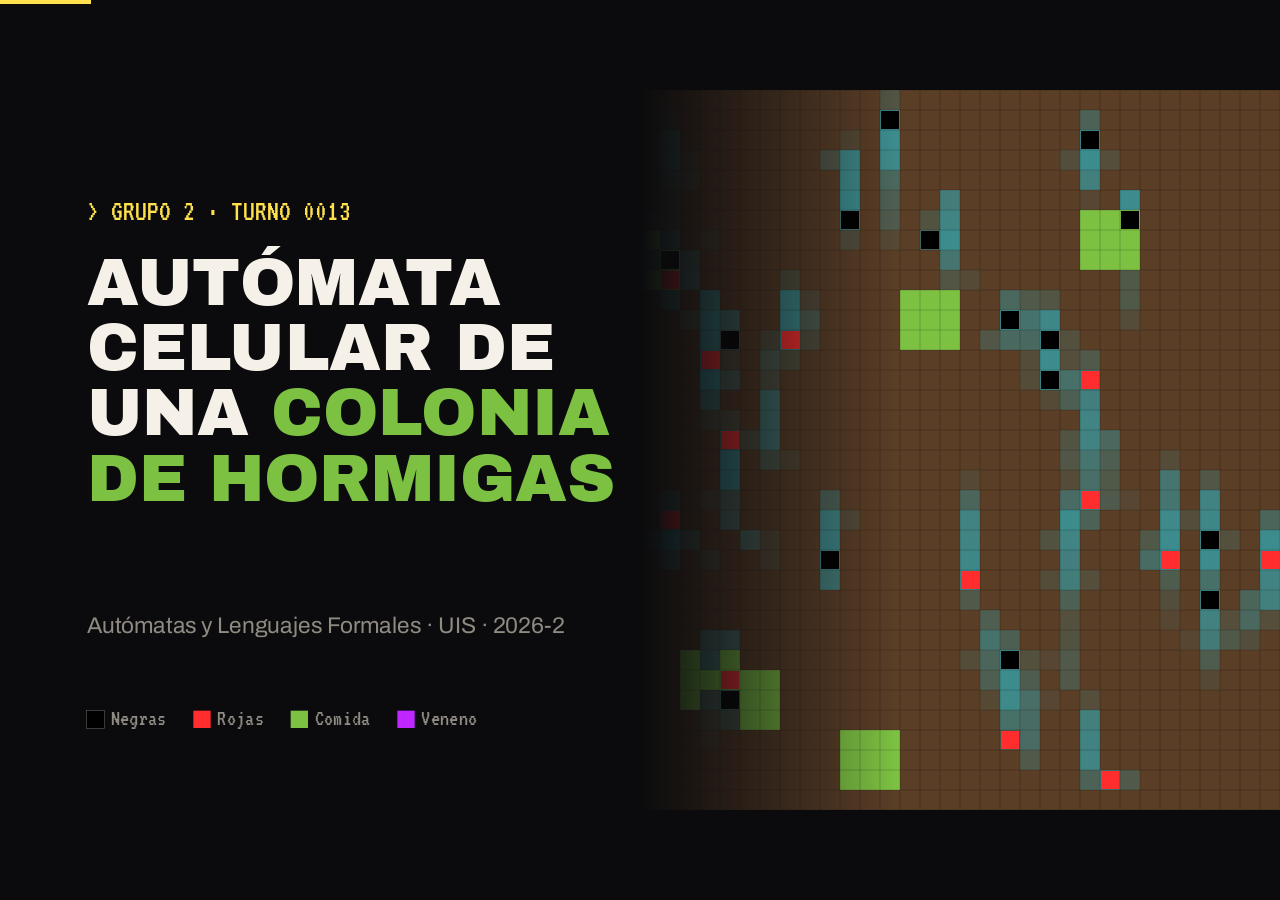
<file: Presentaciones/introduccion y formalizacion.html>
<!DOCTYPE html>
<html lang="es"><head><meta charset="utf-8"><meta name="viewport" content="width=device-width,initial-scale=1">
<title>Autómata Celular de Colonia de Hormigas — Grupo 2</title>
<link rel="preconnect" href="https://fonts.googleapis.com">
<link href="https://fonts.googleapis.com/css2?family=Archivo+Black&family=Archivo:wght@400;600;700&family=VT323&display=swap" rel="stylesheet">
<style>
/* === VIEWPORT BASE: fixed 1920x1080 stage scaled to fit === */
*{margin:0;padding:0;box-sizing:border-box}
html,body{width:100%;height:100%;overflow:hidden;background:var(--letterbox,#000)}
.viewport{position:fixed;inset:0;display:flex;align-items:center;justify-content:center}
.stage{position:absolute;left:50%;top:50%;width:1920px;height:1080px;transform-origin:center center;overflow:hidden}
.slide{position:absolute;inset:0;visibility:hidden;opacity:0;pointer-events:none;transition:opacity .6s ease}
.slide.active{visibility:visible;opacity:1;pointer-events:auto}
@media (prefers-reduced-motion:reduce){*,*::before,*::after{animation-duration:.01ms!important;animation-iteration-count:1!important;transition-duration:.01ms!important}}


/* === TEMA === */
:root{--letterbox:#0b0b0d;--bg:#0b0b0d;--panel:#141417;--line:#2a2a30;--wh:#f5f1e8;--mut:#8f8b82;
  --g:#7cc142;--red:#ff2d2d;--yel:#ffe14d;--cy:#22d3ee;--pink:#ff5fa2;--vio:#c026ff;--soil:#5a3e26}
.slide{background:var(--bg);color:var(--wh);font-family:'Archivo',sans-serif}
.mono{font-family:'VT323',monospace}.blk{font-family:'Archivo Black',sans-serif;text-transform:uppercase;font-weight:400}
.abs{position:absolute}
/* === CROMO === */
.chip{position:absolute;left:130px;top:90px;font-family:'VT323',monospace;font-size:38px}
.count{position:absolute;right:120px;top:90px;font-family:'VT323',monospace;font-size:38px;color:var(--mut)}
.strip{position:absolute;left:0;right:0;bottom:0;height:12px;display:flex}.strip i{flex:1}
.ttl{position:absolute;left:130px;top:150px;font-family:'Archivo Black',sans-serif;font-size:80px;line-height:1;text-transform:uppercase}
.sub{font-size:32px;line-height:1.4;color:#d9d4c9}
.dim{color:var(--mut)}
/* === ENTRADAS === */
.slide.active .r{animation:rin .7s both}
.slide.active .r1{animation-delay:.05s}.slide.active .r2{animation-delay:.18s}.slide.active .r3{animation-delay:.32s}
.slide.active .r4{animation-delay:.46s}.slide.active .r5{animation-delay:.6s}.slide.active .r6{animation-delay:.74s}.slide.active .r7{animation-delay:.88s}
@keyframes rin{from{opacity:0;transform:translateY(26px)}to{opacity:1;transform:none}}
canvas{display:block;image-rendering:pixelated}
/* === 03 TUPLA ANOTADA === */
.tuple{display:flex;gap:0;align-items:flex-end}
.tuple .s{position:relative;font-family:'VT323',monospace;font-size:230px;line-height:.8;color:var(--yel);padding:0 18px}
.tuple .p{font-family:'VT323',monospace;font-size:230px;line-height:.8;color:#5c5a54}
.ann{position:absolute;width:250px}
.ann .k{font-family:'Archivo Black',sans-serif;font-size:30px;text-transform:uppercase;color:var(--yel)}
.ann .d{font-size:26px;line-height:1.3;color:#d9d4c9;margin-top:6px}
.ann::before{content:"";position:absolute;left:0;top:-46px;width:2px;height:36px;background:var(--yel)}
/* === 04 PALETA === */
.swatch{position:relative}
.swatch .c{height:180px;outline:1px solid #ffffff1a}
.swatch .n{position:absolute;left:14px;top:8px;font-family:'VT323',monospace;font-size:46px}
.swatch .t{font-size:26px;margin-top:12px;line-height:1.15}
/* === 06 CAMINO === */
.road{position:absolute;left:130px;right:130px;top:380px;height:120px;display:flex;gap:6px}
.road i{flex:1;background:#1d1d22}
.slide.active .road i.lit{animation:lit 4s linear infinite}
@keyframes lit{0%,8%{background:#1d1d22}20%,85%{background:var(--c)}100%{background:#1d1d22}}
.ant{position:absolute;top:410px;width:60px;height:60px;background:#000;outline:3px solid var(--g);left:310px}
.slide.active .ant{animation:walk 4s linear infinite}
@keyframes walk{0%{left:1550px}85%{left:310px}100%{left:310px}}
.flow{display:flex;align-items:center;gap:26px}
.flow .node{border-left:6px solid var(--g);padding:6px 0 6px 24px}
.flow .node b{display:block;font-family:'Archivo Black',sans-serif;font-weight:400;font-size:32px;text-transform:uppercase}
.flow .node span{font-size:28px;color:#d9d4c9}
.flow .ar{font-family:'VT323',monospace;font-size:64px;color:var(--mut)}
/* === 07 BARRA DE EMBOSCADA === */
.hp{height:70px;border:3px solid var(--cy);padding:6px;display:flex;gap:10px}
.hp i{flex:1;background:var(--cy)}
/* === 09 TENSOR 3D === */
.iso{position:absolute;left:170px;top:470px;width:520px;height:520px;perspective:2200px}
.iso .ly{position:absolute;left:0;top:0;width:360px;height:360px;transform-origin:center;opacity:.92;
  background-image:linear-gradient(#0002 2px,transparent 2px),linear-gradient(90deg,#0002 2px,transparent 2px);background-size:35px 35px;border:2px solid #ffffff55}
.slide.active .iso .ly{animation:stack 1s both}
@keyframes stack{from{opacity:0;margin-top:-60px}to{opacity:.92;margin-top:0}}
.buf{width:300px;height:190px;border:3px solid;display:flex;flex-direction:column;align-items:center;justify-content:center}
.slide.active .swapA{animation:swapA 3s ease-in-out infinite}.slide.active .swapB{animation:swapB 3s ease-in-out infinite}
@keyframes swapA{0%,40%{transform:none}50%,90%{transform:translateX(400px)}100%{transform:none}}
@keyframes swapB{0%,40%{transform:none}50%,90%{transform:translateX(-400px)}100%{transform:none}}
/* === 12 MAQUETA === */
.win{position:absolute;left:130px;top:300px;width:1660px;height:640px;border:3px solid #33333b;background:#101013;display:flex}
.win .bar{position:absolute;left:0;right:0;top:0;height:48px;background:#1b1b20;display:flex;align-items:center;gap:12px;padding-left:20px}
.win .bar i{width:16px;height:16px;border-radius:50%}
.tool{display:flex;align-items:center;gap:14px;font-size:26px;padding:8px 0}
.tool b{width:30px;height:30px;outline:1px solid #ffffff30}
/* === 13 TUBERÍA === */
.pipe{position:absolute;left:130px;right:130px;top:470px;height:6px;background:#2a2a30}
.slide.active .pipe::after{content:"";position:absolute;left:0;top:0;height:6px;width:0;background:var(--yel);animation:fill 2.4s .3s ease-out forwards}
@keyframes fill{to{width:100%}}
.pnode{position:absolute;top:438px;width:300px}
.pnode .dot{width:70px;height:70px;border:6px solid;background:var(--bg)}
.pnode b{display:block;margin-top:28px;font-family:'Archivo Black',sans-serif;font-weight:400;font-size:34px;text-transform:uppercase}
.pnode span{display:block;margin-top:10px;font-size:27px;line-height:1.35;color:#d9d4c9;width:280px}
/* === EDICIÓN Y NAVEGACIÓN === */
.edit-on [contenteditable=true]{outline:2px dashed #ffe14d66;outline-offset:4px}
.progress{position:fixed;left:0;top:0;height:4px;background:var(--yel);z-index:9;transition:width .4s}
.hint{position:fixed;left:12px;top:10px;font:14px 'Archivo',sans-serif;color:#777;z-index:9;opacity:0;transition:opacity .3s}.hint.show{opacity:1}

</style></head>
<body><div class="progress"></div><div class="hint">Modo edición · clic en un texto para cambiarlo · Ctrl+S guarda · Esc sale</div>
<div class="viewport"><div class="stage">
<section class="slide" data-n="1">
<canvas data-anim="sim" data-cell="30" class="abs" style="right:0;top:0;width:960px;height:1080px" width="960" height="1080"></canvas>
<div class="abs" style="right:0;top:0;width:960px;height:1080px;background:linear-gradient(90deg,var(--bg) 0,#0b0b0d00 40%)"></div>
<div class="mono r r1 abs" style="left:130px;top:160px;font-size:44px;color:var(--yel)">&gt; GRUPO 2 · TURNO <span data-tick>0001</span></div>
<h1 class="r r2 abs blk" style="left:130px;top:240px;width:900px;font-size:100px;line-height:.98">Autómata celular de una <span style="color:var(--g)">colonia de hormigas</span></h1>
<div class="r r3 abs sub dim" style="left:130px;top:780px;font-size:34px">Autómatas y Lenguajes Formales · UIS · 2026-2</div>
<div class="mono r r4 abs" style="left:130px;bottom:120px;display:flex;gap:40px;font-size:34px;color:var(--mut)">
<span><b style="display:inline-block;width:26px;height:26px;background:#000;outline:1px solid #555;vertical-align:-4px;margin-right:10px"></b>Negras</span>
<span><b style="display:inline-block;width:26px;height:26px;background:#ff2d2d;vertical-align:-4px;margin-right:10px"></b>Rojas</span>
<span><b style="display:inline-block;width:26px;height:26px;background:#7cc142;vertical-align:-4px;margin-right:10px"></b>Comida</span>
<span><b style="display:inline-block;width:26px;height:26px;background:#c026ff;vertical-align:-4px;margin-right:10px"></b>Veneno</span></div>
</section><section class="slide" data-n="2"><div class="chip r r1" style="color:#ffe14d">&gt; GRUPO 2</div><div class="count">02/14</div><div class="strip"><i style="background:#5a3e26"></i><i style="background:#5a3e26"></i><i style="background:#5a3e26"></i><i style="background:#c026ff"></i><i style="background:#000"></i><i style="background:#7cc142"></i><i style="background:#7cc142"></i><i style="background:#ff2d2d"></i><i style="background:#5a3e26"></i><i style="background:#000"></i><i style="background:#22d3ee"></i><i style="background:#22d3ee"></i><i style="background:#c026ff"></i><i style="background:#b89b62"></i><i style="background:#7cc142"></i><i style="background:#5a3e26"></i><i style="background:#5a3e26"></i><i style="background:#c026ff"></i><i style="background:#b89b62"></i><i style="background:#c026ff"></i><i style="background:#22d3ee"></i><i style="background:#22d3ee"></i><i style="background:#000"></i><i style="background:#000"></i><i style="background:#ff2d2d"></i><i style="background:#ff2d2d"></i><i style="background:#5a3e26"></i><i style="background:#000"></i><i style="background:#c026ff"></i><i style="background:#000"></i><i style="background:#000"></i><i style="background:#c026ff"></i><i style="background:#000"></i><i style="background:#b89b62"></i><i style="background:#22d3ee"></i><i style="background:#c026ff"></i><i style="background:#c026ff"></i><i style="background:#c026ff"></i><i style="background:#b89b62"></i><i style="background:#000"></i><i style="background:#22d3ee"></i><i style="background:#b89b62"></i><i style="background:#ff2d2d"></i><i style="background:#b89b62"></i><i style="background:#7cc142"></i><i style="background:#b89b62"></i><i style="background:#c026ff"></i><i style="background:#b89b62"></i></div>
<div class="r r1 abs sub" style="left:130px;top:150px;width:1500px;font-size:38px">Un simulador "Modo Dios" donde dos colonias compiten por sobrevivir.</div>
<div class="r r2 abs" style="left:130px;top:280px;width:560px;height:175px;display:grid;grid-template-columns:repeat(16,1fr);gap:4px"><i style="display:block;background:#ff2d2d"></i><i style="display:block;background:#7cc142"></i><i style="display:block;background:#ff2d2d"></i><i style="display:block;background:#ff2d2d"></i><i style="display:block;background:#7cc142"></i><i style="display:block;background:#22d3ee"></i><i style="display:block;background:#5a3e26"></i><i style="display:block;background:#5a3e26"></i><i style="display:block;background:#7cc142"></i><i style="display:block;background:#ff2d2d"></i><i style="display:block;background:#22d3ee"></i><i style="display:block;background:#5a3e26"></i><i style="display:block;background:#5a3e26"></i><i style="display:block;background:#ff2d2d"></i><i style="display:block;background:#5a3e26"></i><i style="display:block;background:#5a3e26"></i><i style="display:block;background:#5a3e26"></i><i style="display:block;background:#7cc142"></i><i style="display:block;background:#5a3e26"></i><i style="display:block;background:#22d3ee"></i><i style="display:block;background:#000"></i><i style="display:block;background:#ff2d2d"></i><i style="display:block;background:#22d3ee"></i><i style="display:block;background:#5a3e26"></i><i style="display:block;background:#22d3ee"></i><i style="display:block;background:#5a3e26"></i><i style="display:block;background:#7cc142"></i><i style="display:block;background:#5a3e26"></i><i style="display:block;background:#5a3e26"></i><i style="display:block;background:#5a3e26"></i><i style="display:block;background:#5a3e26"></i><i style="display:block;background:#5a3e26"></i><i style="display:block;background:#22d3ee"></i><i style="display:block;background:#5a3e26"></i><i style="display:block;background:#ff2d2d"></i><i style="display:block;background:#5a3e26"></i><i style="display:block;background:#ff2d2d"></i><i style="display:block;background:#22d3ee"></i><i style="display:block;background:#5a3e26"></i><i style="display:block;background:#7cc142"></i><i style="display:block;background:#5a3e26"></i><i style="display:block;background:#5a3e26"></i><i style="display:block;background:#ff2d2d"></i><i style="display:block;background:#5a3e26"></i><i style="display:block;background:#5a3e26"></i><i style="display:block;background:#ff2d2d"></i><i style="display:block;background:#5a3e26"></i><i style="display:block;background:#000"></i><i style="display:block;background:#7cc142"></i><i style="display:block;background:#5a3e26"></i><i style="display:block;background:#5a3e26"></i><i style="display:block;background:#5a3e26"></i><i style="display:block;background:#5a3e26"></i><i style="display:block;background:#7cc142"></i><i style="display:block;background:#5a3e26"></i><i style="display:block;background:#5a3e26"></i><i style="display:block;background:#5a3e26"></i><i style="display:block;background:#22d3ee"></i><i style="display:block;background:#5a3e26"></i><i style="display:block;background:#000"></i><i style="display:block;background:#5a3e26"></i><i style="display:block;background:#5a3e26"></i><i style="display:block;background:#000"></i><i style="display:block;background:#5a3e26"></i><i style="display:block;background:#5a3e26"></i><i style="display:block;background:#5a3e26"></i><i style="display:block;background:#5a3e26"></i><i style="display:block;background:#5a3e26"></i><i style="display:block;background:#5a3e26"></i><i style="display:block;background:#ff2d2d"></i><i style="display:block;background:#000"></i><i style="display:block;background:#000"></i><i style="display:block;background:#000"></i><i style="display:block;background:#5a3e26"></i><i style="display:block;background:#22d3ee"></i><i style="display:block;background:#5a3e26"></i><i style="display:block;background:#5a3e26"></i><i style="display:block;background:#5a3e26"></i><i style="display:block;background:#5a3e26"></i><i style="display:block;background:#5a3e26"></i></div>
<div class="r r2 abs blk" style="left:760px;top:285px;font-size:120px;line-height:1"><span style="color:var(--g)">250.000</span> celdas</div>
<div class="r r3 abs" style="left:130px;top:500px;width:560px;height:175px;display:grid;grid-template-columns:repeat(8,1fr);gap:4px"><i style="display:block;background:#5a3e26"></i><i style="display:block;background:#b89b62"></i><i style="display:block;background:#2f2f35"></i><i style="display:block;background:#7cc142"></i><i style="display:block;background:#c026ff"></i><i style="display:block;background:#a8a29e"></i><i style="display:block;background:#15151b"></i><i style="display:block;background:#ffd23f"></i><i style="display:block;background:#000000"></i><i style="display:block;background:#3d3d6b"></i><i style="display:block;background:#6e1010"></i><i style="display:block;background:#ff5fa2"></i><i style="display:block;background:#ff2d2d"></i><i style="display:block;background:#ffa07a"></i><i style="display:block;background:#4e342e"></i><i style="display:block;background:#22d3ee"></i></div>
<div class="r r3 abs blk" style="left:760px;top:505px;font-size:120px;line-height:1"><span style="color:var(--yel)">16</span> estados</div>
<div class="r r4 abs" style="left:130px;top:720px;width:560px;height:175px;display:grid;grid-template-rows:repeat(5,1fr);gap:6px"><i style="display:block;height:100%;background:linear-gradient(90deg,#38bdf8,#38bdf800)"></i><i style="display:block;height:100%;background:linear-gradient(90deg,#ffe14d,#ffe14d00)"></i><i style="display:block;height:100%;background:linear-gradient(90deg,#f472b6,#f472b600)"></i><i style="display:block;height:100%;background:linear-gradient(90deg,#a3e635,#a3e63500)"></i><i style="display:block;height:100%;background:linear-gradient(90deg,#fb923c,#fb923c00)"></i></div>
<div class="r r4 abs blk" style="left:760px;top:725px;font-size:120px;line-height:1"><span style="color:var(--cy)">5</span> olores</div>
<div class="r r5 abs mono dim" style="left:760px;top:860px;font-size:34px">cada turno, todas las celdas cambian a la vez según sus vecinas</div>
</section><section class="slide" data-n="3"><div class="chip r r1" style="color:#ffe14d">&gt; DOCUMENTACIÓN</div><div class="count">03/14</div><div class="strip"><i style="background:#ff2d2d"></i><i style="background:#000"></i><i style="background:#c026ff"></i><i style="background:#b89b62"></i><i style="background:#5a3e26"></i><i style="background:#5a3e26"></i><i style="background:#b89b62"></i><i style="background:#7cc142"></i><i style="background:#ff2d2d"></i><i style="background:#ff2d2d"></i><i style="background:#b89b62"></i><i style="background:#b89b62"></i><i style="background:#22d3ee"></i><i style="background:#000"></i><i style="background:#ff2d2d"></i><i style="background:#000"></i><i style="background:#22d3ee"></i><i style="background:#5a3e26"></i><i style="background:#5a3e26"></i><i style="background:#000"></i><i style="background:#5a3e26"></i><i style="background:#7cc142"></i><i style="background:#5a3e26"></i><i style="background:#7cc142"></i><i style="background:#b89b62"></i><i style="background:#22d3ee"></i><i style="background:#22d3ee"></i><i style="background:#22d3ee"></i><i style="background:#b89b62"></i><i style="background:#000"></i><i style="background:#c026ff"></i><i style="background:#5a3e26"></i><i style="background:#5a3e26"></i><i style="background:#000"></i><i style="background:#b89b62"></i><i style="background:#ff2d2d"></i><i style="background:#7cc142"></i><i style="background:#22d3ee"></i><i style="background:#7cc142"></i><i style="background:#22d3ee"></i><i style="background:#22d3ee"></i><i style="background:#c026ff"></i><i style="background:#22d3ee"></i><i style="background:#ff2d2d"></i><i style="background:#c026ff"></i><i style="background:#5a3e26"></i><i style="background:#7cc142"></i><i style="background:#000"></i></div>
<div class="ttl r r1">El modelo formal</div>
<div class="r r2 abs mono" style="left:130px;top:270px;font-size:72px;color:var(--wh)">A = ( 𝓛, Σ, 𝓠, ℰ, 𝓝, δ )</div>
<div class="r r2 abs sub dim" style="left:130px;top:360px;width:1500px">Autómata celular estocástico multicapa con memoria auxiliar.</div>
<div class="abs" style="left:130px;right:130px;top:480px;display:flex;gap:26px"><div class="r r2" style="flex:1;border-left:3px solid #ffe14d55;padding-left:22px"><div class="mono" style="font-size:150px;line-height:.9;color:var(--yel)">𝓛</div><div class="blk" style="font-size:30px;color:var(--yel);margin-top:18px">Retícula</div><div class="sub" style="font-size:27px;margin-top:8px">500 × 500, borde cerrado</div></div><div class="r r2" style="flex:1;border-left:3px solid #ffe14d55;padding-left:22px"><div class="mono" style="font-size:150px;line-height:.9;color:var(--yel)">Σ</div><div class="blk" style="font-size:30px;color:var(--yel);margin-top:18px">Estados</div><div class="sub" style="font-size:27px;margin-top:8px">16 estados de la capa 0</div></div><div class="r r3" style="flex:1;border-left:3px solid #ffe14d55;padding-left:22px"><div class="mono" style="font-size:150px;line-height:.9;color:var(--yel)">𝓠</div><div class="blk" style="font-size:30px;color:var(--yel);margin-top:18px">Tensor</div><div class="sub" style="font-size:27px;margin-top:8px">física + 5 capas químicas</div></div><div class="r r3" style="flex:1;border-left:3px solid #ffe14d55;padding-left:22px"><div class="mono" style="font-size:150px;line-height:.9;color:var(--yel)">ℰ</div><div class="blk" style="font-size:30px;color:var(--yel);margin-top:18px">Memoria</div><div class="sub" style="font-size:27px;margin-top:8px">carga, pasos, rumbo, reservas</div></div><div class="r r4" style="flex:1;border-left:3px solid #ffe14d55;padding-left:22px"><div class="mono" style="font-size:150px;line-height:.9;color:var(--yel)">𝓝</div><div class="blk" style="font-size:30px;color:var(--yel);margin-top:18px">Vecindades</div><div class="sub" style="font-size:27px;margin-top:8px">Moore y Von Neumann</div></div><div class="r r4" style="flex:1;border-left:3px solid #ffe14d55;padding-left:22px"><div class="mono" style="font-size:150px;line-height:.9;color:var(--yel)">δ</div><div class="blk" style="font-size:30px;color:var(--yel);margin-top:18px">Transición</div><div class="sub" style="font-size:27px;margin-top:8px">química + biología</div></div></div>
</section><section class="slide" data-n="4"><div class="chip r r1" style="color:#ffe14d">&gt; DOCUMENTACIÓN</div><div class="count">04/14</div><div class="strip"><i style="background:#ff2d2d"></i><i style="background:#7cc142"></i><i style="background:#5a3e26"></i><i style="background:#22d3ee"></i><i style="background:#b89b62"></i><i style="background:#000"></i><i style="background:#5a3e26"></i><i style="background:#5a3e26"></i><i style="background:#5a3e26"></i><i style="background:#22d3ee"></i><i style="background:#7cc142"></i><i style="background:#5a3e26"></i><i style="background:#ff2d2d"></i><i style="background:#c026ff"></i><i style="background:#7cc142"></i><i style="background:#000"></i><i style="background:#5a3e26"></i><i style="background:#7cc142"></i><i style="background:#ff2d2d"></i><i style="background:#5a3e26"></i><i style="background:#7cc142"></i><i style="background:#7cc142"></i><i style="background:#ff2d2d"></i><i style="background:#000"></i><i style="background:#7cc142"></i><i style="background:#7cc142"></i><i style="background:#c026ff"></i><i style="background:#5a3e26"></i><i style="background:#c026ff"></i><i style="background:#22d3ee"></i><i style="background:#ff2d2d"></i><i style="background:#000"></i><i style="background:#ff2d2d"></i><i style="background:#b89b62"></i><i style="background:#7cc142"></i><i style="background:#5a3e26"></i><i style="background:#7cc142"></i><i style="background:#5a3e26"></i><i style="background:#7cc142"></i><i style="background:#7cc142"></i><i style="background:#ff2d2d"></i><i style="background:#22d3ee"></i><i style="background:#22d3ee"></i><i style="background:#7cc142"></i><i style="background:#22d3ee"></i><i style="background:#b89b62"></i><i style="background:#000"></i><i style="background:#ff2d2d"></i></div>
<div class="ttl r r1">16 estados</div>
<div class="r r2 abs sub" style="left:130px;top:250px;width:1300px">Cada celda tiene exactamente uno. Son los colores que se ven en el simulador.</div>
<div class="r r3 abs" style="left:130px;right:130px;top:370px;display:grid;grid-template-columns:repeat(8,1fr);gap:14px"><div class="swatch"><div class="c" style="background:#5a3e26"></div><div class="n" style="color:#f5f1e8">00</div><div class="t">Vacío</div></div><div class="swatch"><div class="c" style="background:#b89b62"></div><div class="n" style="color:#0b0b0d">01</div><div class="t">Arena seca</div></div><div class="swatch"><div class="c" style="background:#2f2f35"></div><div class="n" style="color:#f5f1e8">02</div><div class="t">Muro</div></div><div class="swatch"><div class="c" style="background:#7cc142"></div><div class="n" style="color:#0b0b0d">03</div><div class="t">Comida</div></div><div class="swatch"><div class="c" style="background:#c026ff"></div><div class="n" style="color:#f5f1e8">04</div><div class="t">Veneno</div></div><div class="swatch"><div class="c" style="background:#a8a29e"></div><div class="n" style="color:#0b0b0d">05</div><div class="t">Cadáver</div></div><div class="swatch"><div class="c" style="background:#15151b"></div><div class="n" style="color:#f5f1e8">06</div><div class="t">Nido negro</div></div><div class="swatch"><div class="c" style="background:#ffd23f"></div><div class="n" style="color:#0b0b0d">07</div><div class="t">Reina negra</div></div></div>
<div class="r r4 abs" style="left:130px;right:130px;top:650px;display:grid;grid-template-columns:repeat(8,1fr);gap:14px"><div class="swatch"><div class="c" style="background:#000000"></div><div class="n" style="color:#f5f1e8">08</div><div class="t">Obrera negra</div></div><div class="swatch"><div class="c" style="background:#3d3d6b"></div><div class="n" style="color:#f5f1e8">09</div><div class="t">Soldado negro</div></div><div class="swatch"><div class="c" style="background:#6e1010"></div><div class="n" style="color:#f5f1e8">10</div><div class="t">Nido rojo</div></div><div class="swatch"><div class="c" style="background:#ff5fa2"></div><div class="n" style="color:#0b0b0d">11</div><div class="t">Reina roja</div></div><div class="swatch"><div class="c" style="background:#ff2d2d"></div><div class="n" style="color:#0b0b0d">12</div><div class="t">Obrera roja</div></div><div class="swatch"><div class="c" style="background:#ffa07a"></div><div class="n" style="color:#0b0b0d">13</div><div class="t">Soldado rojo</div></div><div class="swatch"><div class="c" style="background:#4e342e"></div><div class="n" style="color:#f5f1e8">14</div><div class="t">Basurero</div></div><div class="swatch"><div class="c" style="background:#22d3ee"></div><div class="n" style="color:#0b0b0d">15</div><div class="t">Araña</div></div></div>
<div class="mono r r5 abs dim" style="left:130px;top:940px;font-size:30px">TERRENO 0–2 · OBJETOS 3–5 · COLONIA NEGRA 6–9 · COLONIA ROJA 10–13 · NEUTRALES 14–15</div>
</section><section class="slide" data-n="5"><div class="chip r r1" style="color:#ffe14d">&gt; DOCUMENTACIÓN</div><div class="count">05/14</div><div class="strip"><i style="background:#7cc142"></i><i style="background:#c026ff"></i><i style="background:#5a3e26"></i><i style="background:#b89b62"></i><i style="background:#ff2d2d"></i><i style="background:#5a3e26"></i><i style="background:#000"></i><i style="background:#5a3e26"></i><i style="background:#c026ff"></i><i style="background:#b89b62"></i><i style="background:#ff2d2d"></i><i style="background:#22d3ee"></i><i style="background:#5a3e26"></i><i style="background:#ff2d2d"></i><i style="background:#5a3e26"></i><i style="background:#ff2d2d"></i><i style="background:#22d3ee"></i><i style="background:#7cc142"></i><i style="background:#000"></i><i style="background:#22d3ee"></i><i style="background:#000"></i><i style="background:#5a3e26"></i><i style="background:#000"></i><i style="background:#b89b62"></i><i style="background:#000"></i><i style="background:#000"></i><i style="background:#5a3e26"></i><i style="background:#5a3e26"></i><i style="background:#ff2d2d"></i><i style="background:#ff2d2d"></i><i style="background:#000"></i><i style="background:#000"></i><i style="background:#7cc142"></i><i style="background:#c026ff"></i><i style="background:#ff2d2d"></i><i style="background:#ff2d2d"></i><i style="background:#000"></i><i style="background:#ff2d2d"></i><i style="background:#22d3ee"></i><i style="background:#7cc142"></i><i style="background:#5a3e26"></i><i style="background:#c026ff"></i><i style="background:#22d3ee"></i><i style="background:#000"></i><i style="background:#000"></i><i style="background:#7cc142"></i><i style="background:#5a3e26"></i><i style="background:#c026ff"></i></div>
<div class="ttl r r1">Vecindades y memoria</div>
<div class="r r2 abs" style="left:130px;top:300px"><div style="display:grid;grid-template-columns:repeat(5,78px);gap:7px"><i style="display:block;width:78px;height:78px;background:#1d1d22"></i><i style="display:block;width:78px;height:78px;background:#1d1d22"></i><i style="display:block;width:78px;height:78px;background:#1d1d22"></i><i style="display:block;width:78px;height:78px;background:#1d1d22"></i><i style="display:block;width:78px;height:78px;background:#1d1d22"></i><i style="display:block;width:78px;height:78px;background:#1d1d22"></i><i style="display:block;width:78px;height:78px;background:var(--g)"></i><i style="display:block;width:78px;height:78px;background:var(--g)"></i><i style="display:block;width:78px;height:78px;background:var(--g)"></i><i style="display:block;width:78px;height:78px;background:#1d1d22"></i><i style="display:block;width:78px;height:78px;background:#1d1d22"></i><i style="display:block;width:78px;height:78px;background:var(--g)"></i><i style="display:block;width:78px;height:78px;background:var(--wh)"></i><i style="display:block;width:78px;height:78px;background:var(--g)"></i><i style="display:block;width:78px;height:78px;background:#1d1d22"></i><i style="display:block;width:78px;height:78px;background:#1d1d22"></i><i style="display:block;width:78px;height:78px;background:var(--g)"></i><i style="display:block;width:78px;height:78px;background:var(--g)"></i><i style="display:block;width:78px;height:78px;background:var(--g)"></i><i style="display:block;width:78px;height:78px;background:#1d1d22"></i><i style="display:block;width:78px;height:78px;background:#1d1d22"></i><i style="display:block;width:78px;height:78px;background:#1d1d22"></i><i style="display:block;width:78px;height:78px;background:#1d1d22"></i><i style="display:block;width:78px;height:78px;background:#1d1d22"></i><i style="display:block;width:78px;height:78px;background:#1d1d22"></i></div><div class="blk" style="font-size:36px;margin-top:26px;color:var(--g)">Moore · 8</div><div class="sub" style="font-size:27px">moverse, pelear, comer, nacer</div></div>
<div class="r r3 abs" style="left:620px;top:300px"><div style="display:grid;grid-template-columns:repeat(5,78px);gap:7px"><i style="display:block;width:78px;height:78px;background:#1d1d22"></i><i style="display:block;width:78px;height:78px;background:#1d1d22"></i><i style="display:block;width:78px;height:78px;background:#1d1d22"></i><i style="display:block;width:78px;height:78px;background:#1d1d22"></i><i style="display:block;width:78px;height:78px;background:#1d1d22"></i><i style="display:block;width:78px;height:78px;background:#1d1d22"></i><i style="display:block;width:78px;height:78px;background:#1d1d22"></i><i style="display:block;width:78px;height:78px;background:var(--cy)"></i><i style="display:block;width:78px;height:78px;background:#1d1d22"></i><i style="display:block;width:78px;height:78px;background:#1d1d22"></i><i style="display:block;width:78px;height:78px;background:#1d1d22"></i><i style="display:block;width:78px;height:78px;background:var(--cy)"></i><i style="display:block;width:78px;height:78px;background:var(--wh)"></i><i style="display:block;width:78px;height:78px;background:var(--cy)"></i><i style="display:block;width:78px;height:78px;background:#1d1d22"></i><i style="display:block;width:78px;height:78px;background:#1d1d22"></i><i style="display:block;width:78px;height:78px;background:#1d1d22"></i><i style="display:block;width:78px;height:78px;background:var(--cy)"></i><i style="display:block;width:78px;height:78px;background:#1d1d22"></i><i style="display:block;width:78px;height:78px;background:#1d1d22"></i><i style="display:block;width:78px;height:78px;background:#1d1d22"></i><i style="display:block;width:78px;height:78px;background:#1d1d22"></i><i style="display:block;width:78px;height:78px;background:#1d1d22"></i><i style="display:block;width:78px;height:78px;background:#1d1d22"></i><i style="display:block;width:78px;height:78px;background:#1d1d22"></i></div><div class="blk" style="font-size:36px;margin-top:26px;color:var(--cy)">Von Neumann · 4</div><div class="sub" style="font-size:27px">esparcir los olores</div></div>
<div class="r r4 abs" style="left:1130px;top:290px;width:660px;border:3px solid var(--yel);background:#121214;padding:34px 40px">
 <div style="display:flex;gap:32px;align-items:center">
  <div style="width:170px;height:170px;background:#000;padding:16px;display:grid;grid-template-columns:repeat(9,1fr);grid-template-rows:repeat(9,1fr)"><i style="display:block;background:transparent"></i><i style="display:block;background:transparent"></i><i style="display:block;background:#f5f1e8"></i><i style="display:block;background:transparent"></i><i style="display:block;background:transparent"></i><i style="display:block;background:transparent"></i><i style="display:block;background:#f5f1e8"></i><i style="display:block;background:transparent"></i><i style="display:block;background:transparent"></i><i style="display:block;background:transparent"></i><i style="display:block;background:transparent"></i><i style="display:block;background:transparent"></i><i style="display:block;background:#f5f1e8"></i><i style="display:block;background:transparent"></i><i style="display:block;background:#f5f1e8"></i><i style="display:block;background:transparent"></i><i style="display:block;background:transparent"></i><i style="display:block;background:transparent"></i><i style="display:block;background:transparent"></i><i style="display:block;background:transparent"></i><i style="display:block;background:#f5f1e8"></i><i style="display:block;background:#f5f1e8"></i><i style="display:block;background:#f5f1e8"></i><i style="display:block;background:#f5f1e8"></i><i style="display:block;background:#f5f1e8"></i><i style="display:block;background:transparent"></i><i style="display:block;background:transparent"></i><i style="display:block;background:transparent"></i><i style="display:block;background:#f5f1e8"></i><i style="display:block;background:transparent"></i><i style="display:block;background:#f5f1e8"></i><i style="display:block;background:#f5f1e8"></i><i style="display:block;background:#f5f1e8"></i><i style="display:block;background:transparent"></i><i style="display:block;background:#f5f1e8"></i><i style="display:block;background:transparent"></i><i style="display:block;background:#f5f1e8"></i><i style="display:block;background:transparent"></i><i style="display:block;background:transparent"></i><i style="display:block;background:#f5f1e8"></i><i style="display:block;background:#f5f1e8"></i><i style="display:block;background:#f5f1e8"></i><i style="display:block;background:transparent"></i><i style="display:block;background:transparent"></i><i style="display:block;background:#f5f1e8"></i><i style="display:block;background:transparent"></i><i style="display:block;background:#f5f1e8"></i><i style="display:block;background:transparent"></i><i style="display:block;background:#f5f1e8"></i><i style="display:block;background:#f5f1e8"></i><i style="display:block;background:#f5f1e8"></i><i style="display:block;background:transparent"></i><i style="display:block;background:#f5f1e8"></i><i style="display:block;background:transparent"></i><i style="display:block;background:transparent"></i><i style="display:block;background:transparent"></i><i style="display:block;background:#f5f1e8"></i><i style="display:block;background:#f5f1e8"></i><i style="display:block;background:#f5f1e8"></i><i style="display:block;background:#f5f1e8"></i><i style="display:block;background:#f5f1e8"></i><i style="display:block;background:transparent"></i><i style="display:block;background:transparent"></i><i style="display:block;background:transparent"></i><i style="display:block;background:#f5f1e8"></i><i style="display:block;background:transparent"></i><i style="display:block;background:#f5f1e8"></i><i style="display:block;background:#f5f1e8"></i><i style="display:block;background:#f5f1e8"></i><i style="display:block;background:transparent"></i><i style="display:block;background:#f5f1e8"></i><i style="display:block;background:transparent"></i><i style="display:block;background:#f5f1e8"></i><i style="display:block;background:transparent"></i><i style="display:block;background:transparent"></i><i style="display:block;background:transparent"></i><i style="display:block;background:transparent"></i><i style="display:block;background:transparent"></i><i style="display:block;background:transparent"></i><i style="display:block;background:transparent"></i><i style="display:block;background:#f5f1e8"></i></div>
  <div><div class="mono" style="font-size:32px;color:var(--yel)">MEMORIA AUXILIAR</div><div class="blk" style="font-size:40px">Obrera negra</div><div class="mono dim" style="font-size:30px">estado 08</div></div></div>
 <div style="margin-top:22px"><div style="display:flex;justify-content:space-between;border-bottom:2px dashed #2a2a30;padding:10px 0"><span class="mono dim" style="font-size:34px">¿LLEVA COMIDA?</span><span class="mono" style="font-size:38px;color:var(--g)">SÍ</span></div><div style="display:flex;justify-content:space-between;border-bottom:2px dashed #2a2a30;padding:10px 0"><span class="mono dim" style="font-size:34px">PASOS CARGADA</span><span class="mono" style="font-size:38px;color:var(--wh)">12</span></div><div style="display:flex;justify-content:space-between;border-bottom:2px dashed #2a2a30;padding:10px 0"><span class="mono dim" style="font-size:34px">ÚLTIMO RUMBO</span><span class="mono" style="font-size:38px;color:var(--cy)">↗</span></div></div>
 <div class="sub dim" style="font-size:26px;margin-top:18px">La colonia también recuerda sus reservas y sus turnos de hambre.</div></div>
</section><section class="slide" data-n="6"><div class="chip r r1" style="color:#7cc142">&gt; BIOLOGÍA</div><div class="count">06/14</div><div class="strip"><i style="background:#5a3e26"></i><i style="background:#b89b62"></i><i style="background:#7cc142"></i><i style="background:#5a3e26"></i><i style="background:#5a3e26"></i><i style="background:#000"></i><i style="background:#b89b62"></i><i style="background:#c026ff"></i><i style="background:#c026ff"></i><i style="background:#5a3e26"></i><i style="background:#7cc142"></i><i style="background:#b89b62"></i><i style="background:#ff2d2d"></i><i style="background:#22d3ee"></i><i style="background:#5a3e26"></i><i style="background:#ff2d2d"></i><i style="background:#7cc142"></i><i style="background:#5a3e26"></i><i style="background:#22d3ee"></i><i style="background:#c026ff"></i><i style="background:#5a3e26"></i><i style="background:#c026ff"></i><i style="background:#22d3ee"></i><i style="background:#7cc142"></i><i style="background:#b89b62"></i><i style="background:#5a3e26"></i><i style="background:#ff2d2d"></i><i style="background:#7cc142"></i><i style="background:#5a3e26"></i><i style="background:#5a3e26"></i><i style="background:#ff2d2d"></i><i style="background:#c026ff"></i><i style="background:#b89b62"></i><i style="background:#ff2d2d"></i><i style="background:#5a3e26"></i><i style="background:#c026ff"></i><i style="background:#ff2d2d"></i><i style="background:#22d3ee"></i><i style="background:#7cc142"></i><i style="background:#c026ff"></i><i style="background:#5a3e26"></i><i style="background:#5a3e26"></i><i style="background:#ff2d2d"></i><i style="background:#5a3e26"></i><i style="background:#7cc142"></i><i style="background:#7cc142"></i><i style="background:#ff2d2d"></i><i style="background:#22d3ee"></i></div>
<style>.slide.active .walker{animation:walk2 5s linear infinite}@keyframes walk2{0%{left:1530px}90%,100%{left:330px}}
.slide.active .cargo{animation:cargo 5s linear infinite}@keyframes cargo{0%,88%{opacity:1}90%,100%{opacity:0}}</style>
<div class="ttl r r1">Recolección y navegación</div>
<div class="r r2 abs" style="left:130px;top:300px;width:170px;height:200px;background:#15151b;outline:3px solid #555;display:flex;align-items:center;justify-content:center"><div style="width:60px;height:60px;background:#ffd23f"></div></div>
<div class="r r2 abs mono" style="left:130px;top:515px;font-size:34px">NIDO + REINA</div>
<div class="r r2 abs" style="right:130px;top:300px;width:170px;height:200px;background:#7cc142"></div>
<div class="r r2 abs mono" style="right:130px;top:515px;font-size:34px">COMIDA</div>
<div class="r r3 abs" style="left:320px;right:320px;top:350px;height:100px;display:flex;gap:5px;flex-direction:row-reverse"><i style="flex:1;background:rgba(34,211,238,0.86)"></i><i style="flex:1;background:rgba(34,211,238,0.83)"></i><i style="flex:1;background:rgba(34,211,238,0.80)"></i><i style="flex:1;background:rgba(34,211,238,0.77)"></i><i style="flex:1;background:rgba(34,211,238,0.74)"></i><i style="flex:1;background:rgba(34,211,238,0.71)"></i><i style="flex:1;background:rgba(34,211,238,0.67)"></i><i style="flex:1;background:rgba(34,211,238,0.64)"></i><i style="flex:1;background:rgba(34,211,238,0.61)"></i><i style="flex:1;background:rgba(34,211,238,0.58)"></i><i style="flex:1;background:rgba(34,211,238,0.55)"></i><i style="flex:1;background:rgba(34,211,238,0.52)"></i><i style="flex:1;background:rgba(34,211,238,0.49)"></i><i style="flex:1;background:rgba(34,211,238,0.45)"></i><i style="flex:1;background:rgba(34,211,238,0.42)"></i><i style="flex:1;background:rgba(34,211,238,0.39)"></i><i style="flex:1;background:rgba(34,211,238,0.36)"></i><i style="flex:1;background:rgba(34,211,238,0.33)"></i><i style="flex:1;background:rgba(34,211,238,0.30)"></i><i style="flex:1;background:rgba(34,211,238,0.27)"></i><i style="flex:1;background:rgba(34,211,238,0.24)"></i><i style="flex:1;background:rgba(34,211,238,0.20)"></i><i style="flex:1;background:rgba(34,211,238,0.17)"></i><i style="flex:1;background:rgba(34,211,238,0.14)"></i><i style="flex:1;background:rgba(34,211,238,0.12)"></i><i style="flex:1;background:rgba(34,211,238,0.12)"></i></div>
<div class="walker abs" style="top:365px;left:1530px;width:70px;height:70px;background:#000;outline:3px solid var(--wh)"><div class="cargo" style="width:26px;height:26px;background:var(--g);margin:22px"></div></div>
<div class="r r3 abs mono dim" style="left:320px;right:320px;top:470px;font-size:30px;display:flex;justify-content:space-between"><span>30 ← rastro más débil</span><span>rastro más fuerte → 220</span></div>
<div class="r r4 abs" style="left:130px;top:640px;width:520px"><div class="mono" style="font-size:44px;color:var(--g)">01 · COMIDA CERCA</div><div class="sub">A 16 celdas o menos: camino más corto con BFS.</div></div>
<div class="r r5 abs" style="left:700px;top:640px;width:520px"><div class="mono" style="font-size:44px;color:var(--g)">02 · HUELE COMIDA</div><div class="sub">Sigue al vecino que huele más que su celda.</div></div>
<div class="r r6 abs" style="left:1270px;top:640px;width:520px"><div class="mono" style="font-size:44px;color:var(--g)">03 · NO HUELE NADA</div><div class="sub">Explora: 75 % de inercia y evita devolverse.</div></div>
<div class="r r7 abs mono dim" style="left:130px;bottom:60px;font-size:30px">AL ENTREGAR LA COMIDA EN SU NIDO: <span style="color:var(--g)">+20 RESERVAS</span></div>
</section><section class="slide" data-n="7"><div class="chip r r1" style="color:#7cc142">&gt; BIOLOGÍA</div><div class="count">07/14</div><div class="strip"><i style="background:#c026ff"></i><i style="background:#000"></i><i style="background:#22d3ee"></i><i style="background:#5a3e26"></i><i style="background:#5a3e26"></i><i style="background:#5a3e26"></i><i style="background:#c026ff"></i><i style="background:#5a3e26"></i><i style="background:#ff2d2d"></i><i style="background:#5a3e26"></i><i style="background:#5a3e26"></i><i style="background:#22d3ee"></i><i style="background:#22d3ee"></i><i style="background:#5a3e26"></i><i style="background:#ff2d2d"></i><i style="background:#5a3e26"></i><i style="background:#22d3ee"></i><i style="background:#5a3e26"></i><i style="background:#5a3e26"></i><i style="background:#ff2d2d"></i><i style="background:#5a3e26"></i><i style="background:#22d3ee"></i><i style="background:#5a3e26"></i><i style="background:#ff2d2d"></i><i style="background:#5a3e26"></i><i style="background:#000"></i><i style="background:#7cc142"></i><i style="background:#22d3ee"></i><i style="background:#000"></i><i style="background:#5a3e26"></i><i style="background:#7cc142"></i><i style="background:#000"></i><i style="background:#5a3e26"></i><i style="background:#ff2d2d"></i><i style="background:#c026ff"></i><i style="background:#5a3e26"></i><i style="background:#5a3e26"></i><i style="background:#5a3e26"></i><i style="background:#ff2d2d"></i><i style="background:#b89b62"></i><i style="background:#22d3ee"></i><i style="background:#c026ff"></i><i style="background:#b89b62"></i><i style="background:#b89b62"></i><i style="background:#c026ff"></i><i style="background:#7cc142"></i><i style="background:#ff2d2d"></i><i style="background:#000"></i></div>
<style>.slide.active .hp i:nth-child(1){animation:amb1 4s linear infinite}.slide.active .hp i:nth-child(2){animation:amb2 4s linear infinite}.slide.active .hp i:nth-child(3){animation:amb3 4s linear infinite}.slide.active .hp i:nth-child(4){animation:amb4 4s linear infinite}@keyframes amb1{0%,10%{opacity:.15}15%,85%{opacity:1}90%,100%{opacity:.15}}@keyframes amb2{0%,28%{opacity:.15}33%,85%{opacity:1}90%,100%{opacity:.15}}@keyframes amb3{0%,46%{opacity:.15}51%,85%{opacity:1}90%,100%{opacity:.15}}@keyframes amb4{0%,64%{opacity:.15}69%,85%{opacity:1}90%,100%{opacity:.15}}</style>
<div class="ttl r r1">Depredación, combate y peligros</div>
<div class="r r2 abs" style="left:130px;top:300px;width:200px;height:200px;background:#22d3ee"></div>
<div class="r r3 abs" style="left:380px;top:300px;width:1410px">
 <div class="blk" style="font-size:56px">La araña <span class="mono" style="font-size:56px;color:var(--cy)">EMBOSCADA: 4 SOLDADOS</span></div>
 <div class="hp" style="margin-top:22px"><i></i><i></i><i></i><i></i></div>
 <div class="sub" style="margin-top:20px">Caza con radar de 8 casillas y ataca a una presa cercana (35 %). Se mueve con prob. 35 % y muere rodeada por 4 soldados o con veneno.</div></div>
<div class="r r4 abs" style="left:130px;top:650px;width:780px;border-top:6px solid #ffa07a;padding-top:26px">
 <div class="blk" style="font-size:44px">Combate</div><div class="sub" style="margin-top:10px">Toda hormiga que toca un soldado rival muere. Si se tocan dos soldados, <b>mueren los dos</b>.</div></div>
<div class="r r5 abs" style="left:1010px;top:650px;width:780px;border-top:6px solid var(--vio);padding-top:26px">
 <div class="blk" style="font-size:44px">Veneno</div><div class="sub" style="margin-top:10px">Mata con una probabilidad por turno y se expande despacio, con un tope.</div></div>
<div class="r r6 abs mono dim" style="left:130px;bottom:60px;font-size:30px">TODA MUERTE → CADÁVER + ALARMA (ATRAE A LOS SOLDADOS)</div>
</section><section class="slide" data-n="8"><div class="chip r r1" style="color:#7cc142">&gt; BIOLOGÍA</div><div class="count">08/14</div><div class="strip"><i style="background:#ff2d2d"></i><i style="background:#c026ff"></i><i style="background:#22d3ee"></i><i style="background:#000"></i><i style="background:#ff2d2d"></i><i style="background:#5a3e26"></i><i style="background:#5a3e26"></i><i style="background:#000"></i><i style="background:#ff2d2d"></i><i style="background:#ff2d2d"></i><i style="background:#22d3ee"></i><i style="background:#5a3e26"></i><i style="background:#b89b62"></i><i style="background:#b89b62"></i><i style="background:#b89b62"></i><i style="background:#22d3ee"></i><i style="background:#b89b62"></i><i style="background:#ff2d2d"></i><i style="background:#22d3ee"></i><i style="background:#5a3e26"></i><i style="background:#b89b62"></i><i style="background:#ff2d2d"></i><i style="background:#5a3e26"></i><i style="background:#7cc142"></i><i style="background:#22d3ee"></i><i style="background:#b89b62"></i><i style="background:#22d3ee"></i><i style="background:#5a3e26"></i><i style="background:#7cc142"></i><i style="background:#5a3e26"></i><i style="background:#5a3e26"></i><i style="background:#22d3ee"></i><i style="background:#22d3ee"></i><i style="background:#5a3e26"></i><i style="background:#5a3e26"></i><i style="background:#c026ff"></i><i style="background:#ff2d2d"></i><i style="background:#5a3e26"></i><i style="background:#b89b62"></i><i style="background:#ff2d2d"></i><i style="background:#000"></i><i style="background:#5a3e26"></i><i style="background:#5a3e26"></i><i style="background:#b89b62"></i><i style="background:#ff2d2d"></i><i style="background:#000"></i><i style="background:#b89b62"></i><i style="background:#b89b62"></i></div>
<style>.gauge{display:flex;flex-direction:column-reverse;gap:5px;width:160px;height:560px;border:3px solid var(--g);padding:8px}
.gauge i{background:#1d1d22}.slide.active .gauge i:nth-child(1){animation:gz 8s linear infinite;animation-delay:-2.40s}.slide.active .gauge i:nth-child(2){animation:gz 8s linear infinite;animation-delay:-2.30s}.slide.active .gauge i:nth-child(3){animation:gz 8s linear infinite;animation-delay:-2.20s}.slide.active .gauge i:nth-child(4){animation:gz 8s linear infinite;animation-delay:-2.10s}.slide.active .gauge i:nth-child(5){animation:gz 8s linear infinite;animation-delay:-2.00s}.slide.active .gauge i:nth-child(6){animation:gz 8s linear infinite;animation-delay:-1.90s}.slide.active .gauge i:nth-child(7){animation:gz 8s linear infinite;animation-delay:-1.80s}.slide.active .gauge i:nth-child(8){animation:gz 8s linear infinite;animation-delay:-1.70s}.slide.active .gauge i:nth-child(9){animation:gz 8s linear infinite;animation-delay:-1.60s}.slide.active .gauge i:nth-child(10){animation:gz 8s linear infinite;animation-delay:-1.50s}.slide.active .gauge i:nth-child(11){animation:gz 8s linear infinite;animation-delay:-1.40s}.slide.active .gauge i:nth-child(12){animation:gz 8s linear infinite;animation-delay:-1.30s}.slide.active .gauge i:nth-child(13){animation:gz 8s linear infinite;animation-delay:-1.20s}.slide.active .gauge i:nth-child(14){animation:gz 8s linear infinite;animation-delay:-1.10s}.slide.active .gauge i:nth-child(15){animation:gz 8s linear infinite;animation-delay:-1.00s}.slide.active .gauge i:nth-child(16){animation:gz 8s linear infinite;animation-delay:-0.90s}.slide.active .gauge i:nth-child(17){animation:gz 8s linear infinite;animation-delay:-0.80s}.slide.active .gauge i:nth-child(18){animation:gz 8s linear infinite;animation-delay:-0.70s}.slide.active .gauge i:nth-child(19){animation:gz 8s linear infinite;animation-delay:-0.60s}.slide.active .gauge i:nth-child(20){animation:gz 8s linear infinite;animation-delay:-0.50s}.slide.active .gauge i:nth-child(21){animation:gz 8s linear infinite;animation-delay:-0.40s}.slide.active .gauge i:nth-child(22){animation:gz 8s linear infinite;animation-delay:-0.30s}.slide.active .gauge i:nth-child(23){animation:gz 8s linear infinite;animation-delay:-0.20s}.slide.active .gauge i:nth-child(24){animation:gz 8s linear infinite;animation-delay:-0.10s}
@keyframes gz{0%{background:#1d1d22}10%,55%{background:var(--g)}75%,100%{background:#1d1d22}}</style>
<div class="ttl r r1">La colonia</div>
<div class="r r2 abs" style="left:130px;top:300px"><div class="gauge"><i style="flex:1"></i><i style="flex:1"></i><i style="flex:1"></i><i style="flex:1"></i><i style="flex:1"></i><i style="flex:1"></i><i style="flex:1"></i><i style="flex:1"></i><i style="flex:1"></i><i style="flex:1"></i><i style="flex:1"></i><i style="flex:1"></i><i style="flex:1"></i><i style="flex:1"></i><i style="flex:1"></i><i style="flex:1"></i><i style="flex:1"></i><i style="flex:1"></i><i style="flex:1"></i><i style="flex:1"></i><i style="flex:1"></i><i style="flex:1"></i><i style="flex:1"></i><i style="flex:1"></i></div><div class="mono dim" style="font-size:30px;margin-top:12px">RESERVAS</div></div>
<div class="r r3 abs" style="left:380px;top:310px;width:1300px">
 <div style="display:flex;align-items:baseline;gap:24px;margin-bottom:26px"><span class="blk" style="font-size:92px;color:var(--g)">+20</span><span class="sub" style="font-size:38px">por cada comida entregada</span></div>
 <div style="display:flex;align-items:baseline;gap:24px;margin-bottom:26px"><span class="blk" style="font-size:92px;color:var(--red)">−0,2</span><span class="sub" style="font-size:38px">por turno, para mantenerse</span></div>
 <div style="display:flex;align-items:baseline;gap:24px;margin-bottom:26px"><span class="blk" style="font-size:92px;color:var(--yel)">−5</span><span class="sub" style="font-size:38px">por cada hormiga que nace</span></div>
 <div class="sub" style="margin-top:34px;font-size:36px">Nacen 80 % obreras y 20 % soldados, en el nido mientras su reina siga viva. <span style="color:var(--red)">300 turnos sin reservas: la colonia muere.</span></div></div>
</section><section class="slide" data-n="9"><div class="chip r r1" style="color:#22d3ee">&gt; MOTOR Y GPU</div><div class="count">09/14</div><div class="strip"><i style="background:#b89b62"></i><i style="background:#c026ff"></i><i style="background:#7cc142"></i><i style="background:#000"></i><i style="background:#000"></i><i style="background:#5a3e26"></i><i style="background:#c026ff"></i><i style="background:#b89b62"></i><i style="background:#5a3e26"></i><i style="background:#c026ff"></i><i style="background:#5a3e26"></i><i style="background:#22d3ee"></i><i style="background:#000"></i><i style="background:#b89b62"></i><i style="background:#22d3ee"></i><i style="background:#000"></i><i style="background:#000"></i><i style="background:#ff2d2d"></i><i style="background:#5a3e26"></i><i style="background:#5a3e26"></i><i style="background:#000"></i><i style="background:#5a3e26"></i><i style="background:#22d3ee"></i><i style="background:#5a3e26"></i><i style="background:#7cc142"></i><i style="background:#ff2d2d"></i><i style="background:#ff2d2d"></i><i style="background:#22d3ee"></i><i style="background:#5a3e26"></i><i style="background:#7cc142"></i><i style="background:#ff2d2d"></i><i style="background:#22d3ee"></i><i style="background:#7cc142"></i><i style="background:#c026ff"></i><i style="background:#5a3e26"></i><i style="background:#ff2d2d"></i><i style="background:#5a3e26"></i><i style="background:#22d3ee"></i><i style="background:#5a3e26"></i><i style="background:#22d3ee"></i><i style="background:#b89b62"></i><i style="background:#000"></i><i style="background:#5a3e26"></i><i style="background:#ff2d2d"></i><i style="background:#22d3ee"></i><i style="background:#5a3e26"></i><i style="background:#5a3e26"></i><i style="background:#5a3e26"></i></div>
<div class="ttl r r1">El tensor y el doble búfer</div>
<div class="iso"><div class="ly" style="background-color:#fb923c;transform:rotateX(58deg) rotateZ(-42deg) translateZ(240px);animation-delay:0.60s"></div><div class="ly" style="background-color:#a3e635;transform:rotateX(58deg) rotateZ(-42deg) translateZ(192px);animation-delay:0.48s"></div><div class="ly" style="background-color:#f472b6;transform:rotateX(58deg) rotateZ(-42deg) translateZ(144px);animation-delay:0.36s"></div><div class="ly" style="background-color:#ffe14d;transform:rotateX(58deg) rotateZ(-42deg) translateZ(96px);animation-delay:0.24s"></div><div class="ly" style="background-color:#38bdf8;transform:rotateX(58deg) rotateZ(-42deg) translateZ(48px);animation-delay:0.12s"></div><div class="ly" style="background-color:#5a3e26;transform:rotateX(58deg) rotateZ(-42deg) translateZ(0px);animation-delay:0.00s"></div></div>
<div class="r r3 abs" style="left:130px;top:930px"><div class="mono" style="font-size:40px;color:var(--cy)">500 × 500 × 6 · uint8</div></div>
<div class="r r3 abs" style="left:720px;top:330px"><div class="mono" style="font-size:30px;margin-bottom:14px"><span style="color:#fb923c">■</span> CAPA 5 · <span style="color:#d9d4c9">Reclutamiento</span></div><div class="mono" style="font-size:30px;margin-bottom:14px"><span style="color:#a3e635">■</span> CAPA 4 · <span style="color:#d9d4c9">Necroferomonas</span></div><div class="mono" style="font-size:30px;margin-bottom:14px"><span style="color:#f472b6">■</span> CAPA 3 · <span style="color:#d9d4c9">Feromona real</span></div><div class="mono" style="font-size:30px;margin-bottom:14px"><span style="color:#ffe14d">■</span> CAPA 2 · <span style="color:#d9d4c9">Alarma</span></div><div class="mono" style="font-size:30px;margin-bottom:14px"><span style="color:#38bdf8">■</span> CAPA 1 · <span style="color:#d9d4c9">Rastro de comida</span></div><div class="mono" style="font-size:30px;margin-bottom:14px"><span style="color:#5a3e26">■</span> CAPA 0 · <span style="color:#d9d4c9">Física</span></div></div>
<div class="r r4 abs" style="left:1230px;top:330px;width:560px">
 <div class="mono" style="font-size:34px;color:var(--cy)">DOBLE BÚFER</div>
 <div style="position:relative;height:200px;margin-top:20px">
  <div class="buf swapA abs" style="left:0;top:0;width:160px;height:190px;border-color:var(--cy)"><div class="blk" style="font-size:26px">Lee</div><div class="mono dim" style="font-size:28px">t</div></div>
  <div class="buf swapB abs" style="left:400px;top:0;width:160px;height:190px;border-color:var(--g)"><div class="blk" style="font-size:26px">Escribe</div><div class="mono dim" style="font-size:28px">t + 1</div></div></div>
 <div class="sub" style="margin-top:30px">Se lee de una matriz y se escribe en la otra; al final del turno se intercambian. Todo cambia a la vez.</div></div>
</section><section class="slide" data-n="10"><div class="chip r r1" style="color:#22d3ee">&gt; MOTOR Y GPU</div><div class="count">10/14</div><div class="strip"><i style="background:#5a3e26"></i><i style="background:#22d3ee"></i><i style="background:#b89b62"></i><i style="background:#5a3e26"></i><i style="background:#ff2d2d"></i><i style="background:#b89b62"></i><i style="background:#b89b62"></i><i style="background:#7cc142"></i><i style="background:#000"></i><i style="background:#5a3e26"></i><i style="background:#b89b62"></i><i style="background:#c026ff"></i><i style="background:#5a3e26"></i><i style="background:#ff2d2d"></i><i style="background:#c026ff"></i><i style="background:#5a3e26"></i><i style="background:#22d3ee"></i><i style="background:#000"></i><i style="background:#c026ff"></i><i style="background:#22d3ee"></i><i style="background:#22d3ee"></i><i style="background:#7cc142"></i><i style="background:#7cc142"></i><i style="background:#b89b62"></i><i style="background:#000"></i><i style="background:#7cc142"></i><i style="background:#c026ff"></i><i style="background:#000"></i><i style="background:#b89b62"></i><i style="background:#ff2d2d"></i><i style="background:#b89b62"></i><i style="background:#22d3ee"></i><i style="background:#5a3e26"></i><i style="background:#5a3e26"></i><i style="background:#ff2d2d"></i><i style="background:#000"></i><i style="background:#ff2d2d"></i><i style="background:#7cc142"></i><i style="background:#c026ff"></i><i style="background:#ff2d2d"></i><i style="background:#c026ff"></i><i style="background:#b89b62"></i><i style="background:#22d3ee"></i><i style="background:#b89b62"></i><i style="background:#5a3e26"></i><i style="background:#c026ff"></i><i style="background:#000"></i><i style="background:#ff2d2d"></i></div>
<div class="ttl r r1">De la CPU a la GPU</div>
<div class="r r2 abs" style="left:130px;top:300px">
 <div class="blk" style="font-size:52px">NumPy <span class="mono dim" style="font-size:40px">CPU</span></div>
 <canvas data-anim="scan" class="abs" style="left:0;top:90px;width:600px;height:400px" width="600" height="400"></canvas></div>
<div class="r r2 abs mono" style="left:830px;top:520px;font-size:90px;color:var(--mut)">→</div>
<div class="r r3 abs" style="left:1060px;top:300px">
 <div class="blk" style="font-size:52px;color:var(--cy)">CuPy <span class="mono dim" style="font-size:40px">GPU · CUDA</span></div>
 <canvas data-anim="par" class="abs" style="left:0;top:90px;width:600px;height:400px" width="600" height="400"></canvas></div>
<div class="r r4 abs sub" style="left:130px;top:830px;width:600px">Operaciones vectorizadas en CPU (ejecución secuencial).</div>
<div class="r r5 abs sub" style="left:1060px;top:830px;width:730px">Miles de núcleos a la vez, con máscaras booleanas sobre toda la matriz.</div>
</section><section class="slide" data-n="11"><div class="chip r r1" style="color:#22d3ee">&gt; MOTOR Y GPU</div><div class="count">11/14</div><div class="strip"><i style="background:#b89b62"></i><i style="background:#b89b62"></i><i style="background:#b89b62"></i><i style="background:#ff2d2d"></i><i style="background:#000"></i><i style="background:#b89b62"></i><i style="background:#000"></i><i style="background:#5a3e26"></i><i style="background:#b89b62"></i><i style="background:#7cc142"></i><i style="background:#000"></i><i style="background:#5a3e26"></i><i style="background:#5a3e26"></i><i style="background:#22d3ee"></i><i style="background:#b89b62"></i><i style="background:#000"></i><i style="background:#5a3e26"></i><i style="background:#5a3e26"></i><i style="background:#5a3e26"></i><i style="background:#5a3e26"></i><i style="background:#ff2d2d"></i><i style="background:#ff2d2d"></i><i style="background:#5a3e26"></i><i style="background:#b89b62"></i><i style="background:#c026ff"></i><i style="background:#b89b62"></i><i style="background:#ff2d2d"></i><i style="background:#ff2d2d"></i><i style="background:#7cc142"></i><i style="background:#b89b62"></i><i style="background:#5a3e26"></i><i style="background:#5a3e26"></i><i style="background:#b89b62"></i><i style="background:#7cc142"></i><i style="background:#22d3ee"></i><i style="background:#5a3e26"></i><i style="background:#7cc142"></i><i style="background:#c026ff"></i><i style="background:#ff2d2d"></i><i style="background:#7cc142"></i><i style="background:#5a3e26"></i><i style="background:#5a3e26"></i><i style="background:#5a3e26"></i><i style="background:#22d3ee"></i><i style="background:#5a3e26"></i><i style="background:#7cc142"></i><i style="background:#22d3ee"></i><i style="background:#5a3e26"></i></div>
<div class="ttl r r1">Química y rutas</div>
<canvas data-anim="diff" class="r r2 abs" style="left:130px;top:290px;width:720px;height:640px" width="720" height="640"></canvas>
<div class="r r3 abs" style="left:950px;top:300px;width:840px">
 <div class="mono" style="font-size:40px;color:var(--cy)">01 · EVAPORACIÓN</div>
 <div class="sub">Cada olor pierde 2 unidades por turno mediante tabla precalculada (LUT).</div></div>
<div class="r r4 abs" style="left:950px;top:470px;width:840px">
 <div class="mono" style="font-size:40px;color:var(--cy)">02 · DIFUSIÓN EN CRUZ</div>
 <div class="sub">Cada celda toma el máximo entre su olor y el de sus 4 vecinas menos una pérdida. El muro lo bloquea.</div></div>
<div class="r r5 abs" style="left:950px;top:680px;width:840px">
 <div class="mono" style="font-size:40px;color:var(--cy)">03 · RUTAS CON BFS</div>
 <div class="sub">Búsqueda en anchura: distancia más corta a la comida o al nido, rodeando muros.</div></div>
<div class="r r6 abs mono dim" style="left:130px;top:950px;font-size:28px">← difusión real: una fuente, un muro, y la fórmula del motor</div>
</section><section class="slide" data-n="12"><div class="chip r r1" style="color:#ff5fa2">&gt; INTERFAZ</div><div class="count">12/14</div><div class="strip"><i style="background:#b89b62"></i><i style="background:#7cc142"></i><i style="background:#c026ff"></i><i style="background:#000"></i><i style="background:#22d3ee"></i><i style="background:#5a3e26"></i><i style="background:#c026ff"></i><i style="background:#b89b62"></i><i style="background:#7cc142"></i><i style="background:#b89b62"></i><i style="background:#ff2d2d"></i><i style="background:#5a3e26"></i><i style="background:#000"></i><i style="background:#b89b62"></i><i style="background:#c026ff"></i><i style="background:#000"></i><i style="background:#c026ff"></i><i style="background:#ff2d2d"></i><i style="background:#5a3e26"></i><i style="background:#ff2d2d"></i><i style="background:#5a3e26"></i><i style="background:#c026ff"></i><i style="background:#22d3ee"></i><i style="background:#5a3e26"></i><i style="background:#5a3e26"></i><i style="background:#5a3e26"></i><i style="background:#ff2d2d"></i><i style="background:#5a3e26"></i><i style="background:#22d3ee"></i><i style="background:#b89b62"></i><i style="background:#5a3e26"></i><i style="background:#22d3ee"></i><i style="background:#000"></i><i style="background:#c026ff"></i><i style="background:#000"></i><i style="background:#5a3e26"></i><i style="background:#000"></i><i style="background:#5a3e26"></i><i style="background:#22d3ee"></i><i style="background:#22d3ee"></i><i style="background:#b89b62"></i><i style="background:#b89b62"></i><i style="background:#22d3ee"></i><i style="background:#5a3e26"></i><i style="background:#5a3e26"></i><i style="background:#ff2d2d"></i><i style="background:#7cc142"></i><i style="background:#c026ff"></i></div>
<div class="ttl r r1">El Modo Dios</div>
<div class="r r2 abs sub" style="left:130px;top:250px;width:1500px">El usuario construye y altera el mundo mientras la simulación corre.</div>
<div class="win r r3" style="top:340px;height:640px">
 <div class="bar"><i style="background:#ff5f57"></i><i style="background:#febc2e"></i><i style="background:#28c840"></i><span class="mono dim" style="font-size:24px;margin-left:14px">SIMULADOR DE COLONIA DE HORMIGAS — MODO DIOS</span></div>
 <canvas data-anim="sim" data-cell="20" style="margin:66px 0 22px 22px;width:1060px;height:550px" width="1060" height="550"></canvas>
 <div style="margin:66px 0 0 30px;width:520px">
  <div style="display:flex;gap:10px"><span class="mono" style="font-size:26px;border:2px solid var(--yel);color:var(--yel);padding:4px 14px">▶ PLAY</span><span class="mono" style="font-size:26px;border:2px solid #444;padding:4px 14px">⏸ PAUSA</span><span class="mono" style="font-size:26px;border:2px solid #444;padding:4px 14px">⟲ RESET</span></div>
  <div class="mono dim" style="font-size:26px;margin:14px 0 2px">HERRAMIENTAS (PINCELES)</div>
  <div style="columns:2"><div class="tool" style="font-size:25px;padding:6px 0"><span style="width:18px;height:18px;border-radius:50%;border:2px solid #666;background:transparent"></span><b style="width:22px;height:22px;background:#15151b"></b>Colonia N.</div><div class="tool" style="font-size:25px;padding:6px 0"><span style="width:18px;height:18px;border-radius:50%;border:2px solid #666;background:transparent"></span><b style="width:22px;height:22px;background:#6e1010"></b>Colonia R.</div><div class="tool" style="font-size:25px;padding:6px 0"><span style="width:18px;height:18px;border-radius:50%;border:2px solid #666;background:transparent"></span><b style="width:22px;height:22px;background:#2f2f35"></b>Muro</div><div class="tool" style="font-size:25px;padding:6px 0"><span style="width:18px;height:18px;border-radius:50%;border:2px solid #ffe14d;background:#ffe14d"></span><b style="width:22px;height:22px;background:#7cc142"></b>Comida</div><div class="tool" style="font-size:25px;padding:6px 0"><span style="width:18px;height:18px;border-radius:50%;border:2px solid #666;background:transparent"></span><b style="width:22px;height:22px;background:#c026ff"></b>Veneno</div><div class="tool" style="font-size:25px;padding:6px 0"><span style="width:18px;height:18px;border-radius:50%;border:2px solid #666;background:transparent"></span><b style="width:22px;height:22px;background:#22d3ee"></b>Araña</div><div class="tool" style="font-size:25px;padding:6px 0"><span style="width:18px;height:18px;border-radius:50%;border:2px solid #666;background:transparent"></span><b style="width:22px;height:22px;background:#b89b62"></b>Arena seca</div><div class="tool" style="font-size:25px;padding:6px 0"><span style="width:18px;height:18px;border-radius:50%;border:2px solid #666;background:transparent"></span><b style="width:22px;height:22px;background:#4e342e"></b>Basurero</div></div>
  <div class="mono dim" style="font-size:26px;margin:12px 0 2px">VISOR QUÍMICO</div><div class="tool" style="font-size:25px;padding:5px 0"><span style="width:20px;height:20px;border:2px solid #666;background:#ffe14d"></span><b style="width:22px;height:22px;background:#38bdf8"></b>Rastro de comida</div><div class="tool" style="font-size:25px;padding:5px 0"><span style="width:20px;height:20px;border:2px solid #666;background:transparent"></span><b style="width:22px;height:22px;background:#ffe14d"></b>Alarma</div><div class="tool" style="font-size:25px;padding:5px 0"><span style="width:20px;height:20px;border:2px solid #666;background:transparent"></span><b style="width:22px;height:22px;background:#f472b6"></b>Feromona real</div></div></div>
</section><section class="slide" data-n="13"><div class="chip r r1" style="color:#ffe14d">&gt; GRUPO 2</div><div class="count">13/14</div><div class="strip"><i style="background:#7cc142"></i><i style="background:#7cc142"></i><i style="background:#000"></i><i style="background:#ff2d2d"></i><i style="background:#000"></i><i style="background:#ff2d2d"></i><i style="background:#000"></i><i style="background:#000"></i><i style="background:#5a3e26"></i><i style="background:#ff2d2d"></i><i style="background:#7cc142"></i><i style="background:#5a3e26"></i><i style="background:#22d3ee"></i><i style="background:#000"></i><i style="background:#5a3e26"></i><i style="background:#7cc142"></i><i style="background:#000"></i><i style="background:#5a3e26"></i><i style="background:#7cc142"></i><i style="background:#b89b62"></i><i style="background:#22d3ee"></i><i style="background:#000"></i><i style="background:#7cc142"></i><i style="background:#c026ff"></i><i style="background:#ff2d2d"></i><i style="background:#b89b62"></i><i style="background:#22d3ee"></i><i style="background:#c026ff"></i><i style="background:#22d3ee"></i><i style="background:#c026ff"></i><i style="background:#5a3e26"></i><i style="background:#c026ff"></i><i style="background:#7cc142"></i><i style="background:#b89b62"></i><i style="background:#000"></i><i style="background:#b89b62"></i><i style="background:#b89b62"></i><i style="background:#000"></i><i style="background:#7cc142"></i><i style="background:#ff2d2d"></i><i style="background:#000"></i><i style="background:#c026ff"></i><i style="background:#7cc142"></i><i style="background:#c026ff"></i><i style="background:#b89b62"></i><i style="background:#7cc142"></i><i style="background:#7cc142"></i><i style="background:#22d3ee"></i></div>
<div class="ttl r r1">Un turno, de principio a fin</div>
<div class="pipe"></div><div class="pnode r r2" style="left:130px"><div class="dot" style="border-color:var(--pink)"></div><b style="color:var(--pink)">Modo Dios</b><span>Se aplican los cambios del usuario</span></div><div class="pnode r r3" style="left:480px"><div class="dot" style="border-color:var(--yel)"></div><b style="color:var(--yel)">Emisión</b><span>Reinas, comida, cadáveres y basureros sueltan olor</span></div><div class="pnode r r4" style="left:830px"><div class="dot" style="border-color:var(--cy)"></div><b style="color:var(--cy)">Física</b><span>Los olores se evaporan y se esparcen</span></div><div class="pnode r r5" style="left:1180px"><div class="dot" style="border-color:var(--g)"></div><b style="color:var(--g)">Biología</b><span>Peligros, recolección, movimiento y nacimientos</span></div><div class="pnode r r6" style="left:1530px"><div class="dot" style="border-color:var(--wh)"></div><b style="color:var(--wh)">Intercambio</b><span>El turno nuevo pasa a ser el actual</span></div>
<div class="r r7 abs" style="left:130px;bottom:110px;width:1660px;font-size:40px">Se repite turno tras turno: <span style="color:var(--g)">de reglas locales simples sale un comportamiento colectivo</span>.</div>
</section><section class="slide" data-n="14"><div class="chip r r1" style="color:#ffe14d">&gt; FIN DE LA SIMULACIÓN</div><div class="count">14/14</div><div class="strip"><i style="background:#5a3e26"></i><i style="background:#ff2d2d"></i><i style="background:#7cc142"></i><i style="background:#7cc142"></i><i style="background:#7cc142"></i><i style="background:#5a3e26"></i><i style="background:#b89b62"></i><i style="background:#7cc142"></i><i style="background:#b89b62"></i><i style="background:#22d3ee"></i><i style="background:#22d3ee"></i><i style="background:#5a3e26"></i><i style="background:#7cc142"></i><i style="background:#ff2d2d"></i><i style="background:#c026ff"></i><i style="background:#c026ff"></i><i style="background:#7cc142"></i><i style="background:#c026ff"></i><i style="background:#000"></i><i style="background:#000"></i><i style="background:#7cc142"></i><i style="background:#000"></i><i style="background:#5a3e26"></i><i style="background:#5a3e26"></i><i style="background:#5a3e26"></i><i style="background:#c026ff"></i><i style="background:#5a3e26"></i><i style="background:#5a3e26"></i><i style="background:#7cc142"></i><i style="background:#ff2d2d"></i><i style="background:#22d3ee"></i><i style="background:#22d3ee"></i><i style="background:#b89b62"></i><i style="background:#5a3e26"></i><i style="background:#5a3e26"></i><i style="background:#c026ff"></i><i style="background:#000"></i><i style="background:#5a3e26"></i><i style="background:#b89b62"></i><i style="background:#ff2d2d"></i><i style="background:#7cc142"></i><i style="background:#b89b62"></i><i style="background:#ff2d2d"></i><i style="background:#b89b62"></i><i style="background:#7cc142"></i><i style="background:#7cc142"></i><i style="background:#5a3e26"></i><i style="background:#5a3e26"></i></div>
<canvas data-anim="sim" data-cell="40" class="abs" style="left:0;top:0;width:1920px;height:1080px;opacity:.28" width="1920" height="1080"></canvas>
<h1 class="r r2 abs blk" style="left:130px;top:200px;font-size:170px;line-height:1">¡Gracias!</h1>
<div class="r r2 abs sub" style="left:130px;top:400px;font-size:42px">¿Preguntas? · Gracias por su atención.</div>
<div class="abs" style="left:130px;right:130px;top:600px;display:grid;grid-template-columns:repeat(4,1fr);gap:50px"><div class="r r3" style="border-top:6px solid #ffe14d;padding-top:20px"><div class="blk" style="font-size:32px;color:#ffe14d;margin-bottom:14px">Documentación</div><div style="font-size:28px;margin-bottom:6px">Leider Gómez</div><div style="font-size:28px;margin-bottom:6px">Jose Soto</div></div><div class="r r4" style="border-top:6px solid #7cc142;padding-top:20px"><div class="blk" style="font-size:32px;color:#7cc142;margin-bottom:14px">Biología</div><div style="font-size:28px;margin-bottom:6px">Ángel Jiménez</div><div style="font-size:28px;margin-bottom:6px">Julián Suarez</div><div style="font-size:28px;margin-bottom:6px">Derly Sanabria</div></div><div class="r r5" style="border-top:6px solid #22d3ee;padding-top:20px"><div class="blk" style="font-size:32px;color:#22d3ee;margin-bottom:14px">Motor</div><div style="font-size:28px;margin-bottom:6px">Stiven Caballero</div><div style="font-size:28px;margin-bottom:6px">Carlos Merlano</div><div style="font-size:28px;margin-bottom:6px">Nicolás Carrillo</div></div><div class="r r6" style="border-top:6px solid #ff5fa2;padding-top:20px"><div class="blk" style="font-size:32px;color:#ff5fa2;margin-bottom:14px">Interfaz</div><div style="font-size:28px;margin-bottom:6px">Joshep Lizarazo</div><div style="font-size:28px;margin-bottom:6px">Bramdon González</div></div></div>
</section>
</div></div>
<script>
/* === ESCALADO 1920x1080 === */
function fit(){const s=document.querySelector('.stage');const k=Math.min(innerWidth/1920,innerHeight/1080);s.style.transform=`translate(-50%,-50%) scale(${k})`;}
addEventListener('resize',fit);fit();
/* === ANIMACIONES EN CANVAS (solo corren en la diapositiva activa) === */
const PAL={soil:'#5a3e26',food:'#7cc142',blk:'#000',red:'#ff2d2d',trail:'#22d3ee'};
function mkSim(cv){const c=+cv.dataset.cell||24,W=Math.floor(cv.width/c),H=Math.floor(cv.height/c);
 const g=new Float32Array(W*H),food=new Uint8Array(W*H);
 for(let k=0;k<6;k++){const fx=Math.random()*W|0,fy=Math.random()*H|0;for(let y=-1;y<=1;y++)for(let x=-1;x<=1;x++){const xx=fx+x,yy=fy+y;if(xx>=0&&yy>=0&&xx<W&&yy<H)food[yy*W+xx]=1}}
 const ants=[];for(let k=0;k<Math.max(14,W*H/40);k++)ants.push({x:Math.random()*W|0,y:Math.random()*H|0,t:k%2,d:Math.random()*8|0});
 const D=[[0,-1],[0,1],[-1,0],[1,0],[-1,-1],[1,-1],[-1,1],[1,1]];
 return {step(){for(const a of ants){let best=a.d;if(Math.random()<.25)best=Math.random()*8|0;let bv=-1;
   for(let d=0;d<8;d++){const x=a.x+D[d][0],y=a.y+D[d][1];if(x<0||y<0||x>=W||y>=H)continue;const v=g[y*W+x]+(food[y*W+x]?5:0);if(v>bv+.15){bv=v;if(Math.random()<.6)best=d}}
   let nx=a.x+D[best][0],ny=a.y+D[best][1];if(nx<0||ny<0||nx>=W||ny>=H){a.d=Math.random()*8|0;continue}a.x=nx;a.y=ny;a.d=best;
   g[ny*W+nx]=Math.min(1,g[ny*W+nx]+.35);if(food[ny*W+nx]&&Math.random()<.05)food[ny*W+nx]=0}
   for(let i=0;i<g.length;i++)g[i]*=.97;},
  draw(){const x=cv.getContext('2d');for(let i=0;i<W*H;i++){const v=g[i];x.fillStyle=food[i]?PAL.food:(v>.05?`rgba(34,211,238,${(v*.55).toFixed(2)})`:PAL.soil);
   if(!food[i]&&v>.05){x.fillStyle=PAL.soil;x.fillRect((i%W)*c,(i/W|0)*c,c,c);x.fillStyle=`rgba(34,211,238,${(v*.55).toFixed(2)})`}x.fillRect((i%W)*c,(i/W|0)*c,c,c)}
   for(const a of ants){x.fillStyle=a.t?PAL.red:PAL.blk;x.fillRect(a.x*c+2,a.y*c+2,c-4,c-4)}
   x.strokeStyle='rgba(0,0,0,.18)';for(let i=0;i<=W;i++){x.beginPath();x.moveTo(i*c,0);x.lineTo(i*c,H*c);x.stroke()}for(let j=0;j<=H;j++){x.beginPath();x.moveTo(0,j*c);x.lineTo(W*c,j*c);x.stroke()}}}}
function mkScan(cv){const c=50,W=12,H=8;let k=0;return{step(){k=(k+1)%(W*H)},draw(){const x=cv.getContext('2d');for(let i=0;i<W*H;i++){x.fillStyle=i<k?'#3a5a2a':(i===k?'#ffe14d':'#1d1d22');x.fillRect((i%W)*c+3,(i/W|0)*c+3,c-6,c-6)}}}}
function mkPar(cv){const c=50,W=12,H=8;let t=0;return{step(){t++},draw(){const x=cv.getContext('2d');const on=(t%20)<10;for(let i=0;i<W*H;i++){x.fillStyle=on?'#22d3ee':'#1d1d22';x.fillRect((i%W)*c+3,(i/W|0)*c+3,c-6,c-6)}}}}
function mkDiff(cv){const c=40,W=18,H=16,A=new Float32Array(W*H),B=new Float32Array(W*H),wall=new Uint8Array(W*H);
 for(let y=3;y<13;y++)wall[y*W+11]=1;const src=8*W+5,L=22;let t=0;
 return{step(){t++;if(t%60===0)A.fill(0);A[src]=255;for(let i=0;i<A.length;i++)A[i]=wall[i]?0:Math.max(0,A[i]-2);
   for(let p=0;p<2;p++){for(let y=0;y<H;y++)for(let x=0;x<W;x++){const i=y*W+x;if(wall[i]){B[i]=0;continue}let v=A[i];
   if(y>0)v=Math.max(v,A[i-W]-L);if(y<H-1)v=Math.max(v,A[i+W]-L);if(x>0)v=Math.max(v,A[i-1]-L);if(x<W-1)v=Math.max(v,A[i+1]-L);B[i]=v}A.set(B)}},
  draw(){const x=cv.getContext('2d');for(let i=0;i<W*H;i++){const px=(i%W)*c,py=(i/W|0)*c;
   x.fillStyle=wall[i]?'#2f2f35':(i===src?'#7cc142':'#1a1410');x.fillRect(px,py,c,c);
   if(!wall[i]&&i!==src&&A[i]>0){x.fillStyle=`rgba(34,211,238,${(A[i]/255).toFixed(2)})`;x.fillRect(px,py,c,c)}
   x.strokeStyle='#0b0b0d';x.strokeRect(px,py,c,c)}}}}
const ANIMS=[...document.querySelectorAll('canvas[data-anim]')].map(cv=>({cv,a:{sim:mkSim,scan:mkScan,par:mkPar,diff:mkDiff}[cv.dataset.anim](cv)}));
let last=0,ticks=1;function loop(ts){if(ts-last>110){last=ts;ticks++;
 for(const o of ANIMS){if(o.cv.closest('.slide').classList.contains('active')){o.a.step();o.a.draw()}}
 document.querySelectorAll('[data-tick]').forEach(e=>e.textContent=String(ticks).padStart(4,'0'))}requestAnimationFrame(loop)}
ANIMS.forEach(o=>{for(let i=0;i<30;i++)o.a.step();o.a.draw()});requestAnimationFrame(loop);
/* === NAVEGACIÓN === */
const S=[...document.querySelectorAll('.slide')];let cur=0;const bar=document.querySelector('.progress');
function go(i){cur=Math.max(0,Math.min(S.length-1,i));S.forEach((s,j)=>s.classList.toggle('active',j===cur));bar.style.width=((cur+1)/S.length*100)+'%';history.replaceState(null,'','#'+(cur+1));}
addEventListener('keydown',e=>{const ed=document.body.classList.contains('edit-on');
 if(e.key==='s'&&(e.ctrlKey||e.metaKey)){e.preventDefault();if(ed)toggleEdit();const a=document.createElement('a');a.href=URL.createObjectURL(new Blob(['<!DOCTYPE html>\n'+document.documentElement.outerHTML],{type:'text/html'}));a.download='presentacion-hormigas.html';a.click();return}
 if(e.key==='Escape'&&ed){toggleEdit();return}if(ed)return;
 if(['ArrowRight','ArrowDown','PageDown',' '].includes(e.key)){e.preventDefault();go(cur+1)}
 if(['ArrowLeft','ArrowUp','PageUp'].includes(e.key)){e.preventDefault();go(cur-1)}
 if(e.key==='Home')go(0);if(e.key==='End')go(S.length-1);if(e.key==='e'||e.key==='E')toggleEdit();});
let tx=0;addEventListener('touchstart',e=>tx=e.touches[0].clientX);addEventListener('touchend',e=>{const d=e.changedTouches[0].clientX-tx;if(Math.abs(d)>50)go(cur+(d<0?1:-1))});
/* === EDICIÓN: E edita, Ctrl+S guarda copia, Esc sale === */
function toggleEdit(){const on=document.body.classList.toggle('edit-on');document.querySelectorAll('.stage h1,.stage .ttl,.stage .sub,.stage .blk,.stage .mono,.stage .k,.stage .d,.stage .node b,.stage .node span,.stage .pnode b,.stage .pnode span,.stage .tool,.stage div[style*="font-size"]').forEach(el=>{if(!el.querySelector('div,canvas'))el.contentEditable=on});document.querySelector('.hint').classList.toggle('show',on);}
go(Math.max(0,(parseInt(location.hash.slice(1))||1)-1));
</script></body></html>
</file>
